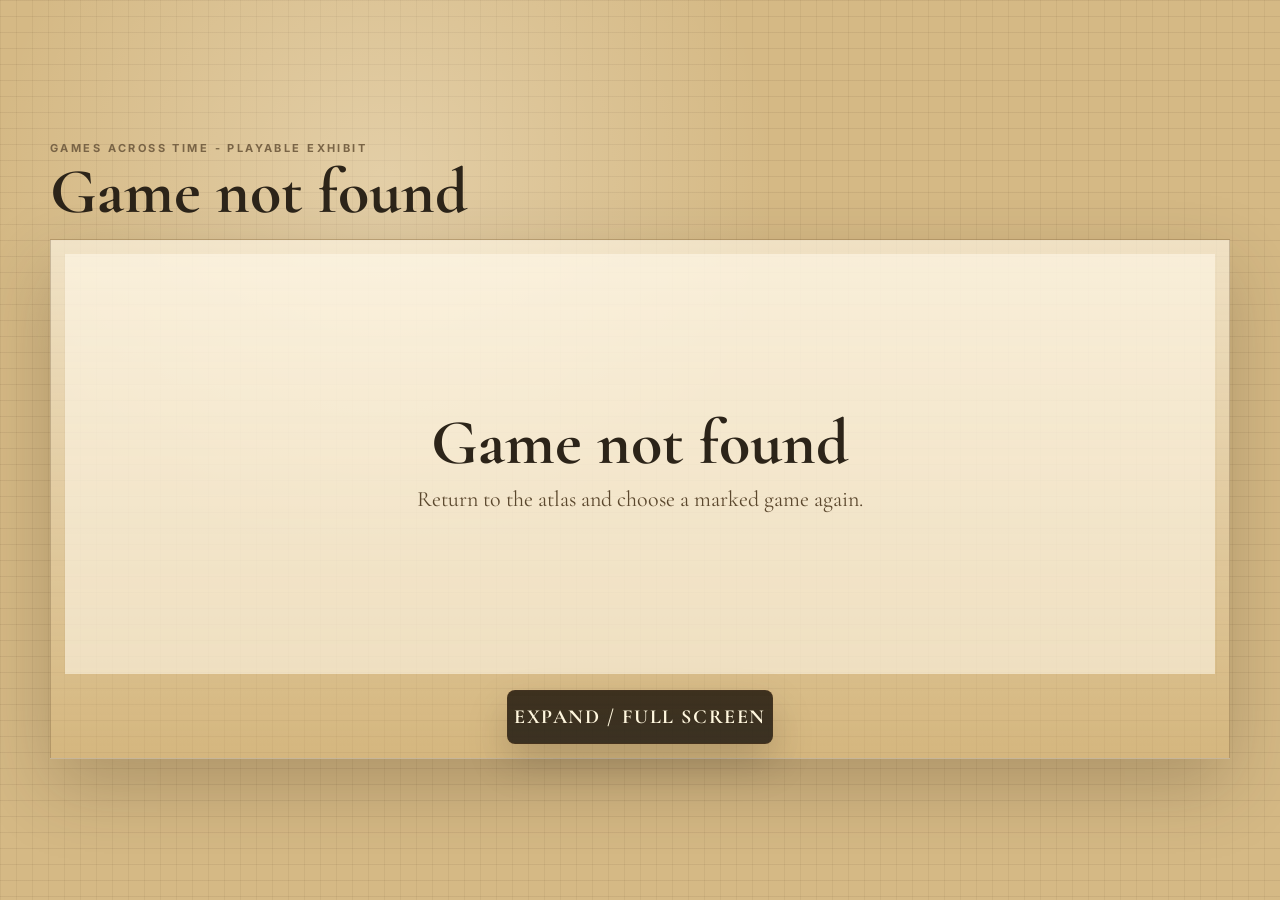
<file: Game/games-across-time-draft/game-view.html>
<!doctype html>
<html lang="en">
<head>
  <meta charset="utf-8" />
  <meta name="viewport" content="width=device-width,initial-scale=1" />
  <meta name="theme-color" content="#2d251a" />
  <title>Games Across Time - Game View</title>
  <link rel="preconnect" href="https://fonts.googleapis.com">
  <link rel="preconnect" href="https://fonts.gstatic.com" crossorigin>
  <link href="https://fonts.googleapis.com/css2?family=Cormorant+Garamond:wght@500;600;700&family=Inter:wght@400;500;600;700&display=swap" rel="stylesheet">
  <style>
    :root {
      --paper:#d5b985;
      --paper-light:#f7e3bc;
      --ink:#2c2419;
      --muted:#796446;
      --line:rgba(84,58,31,.26);
      --brown:#8b6331;
      --dark:#22190f;
    }
    * { box-sizing:border-box; }
    html, body { margin:0; min-height:100%; }
    body {
      min-height:100vh;
      display:grid;
      place-items:center;
      padding:32px;
      color:var(--ink);
      font-family:Inter, system-ui, -apple-system, BlinkMacSystemFont, "Segoe UI", sans-serif;
      background:
        radial-gradient(circle at 30% 20%, rgba(255,248,232,.34), transparent 34%),
        linear-gradient(rgba(70,48,22,.08) 1px, transparent 1px),
        linear-gradient(90deg, rgba(70,48,22,.06) 1px, transparent 1px),
        var(--paper);
      background-size:auto, 16px 16px, 16px 16px, auto;
    }
    body::before {
      content:"";
      position:fixed;
      inset:0;
      pointer-events:none;
      background-image:radial-gradient(rgba(45,35,20,.22) .7px, transparent .7px);
      background-size:10px 10px;
      opacity:.38;
      mix-blend-mode:multiply;
    }
    .game-view {
      position:relative;
      z-index:1;
      width:min(1180px, 100%);
      display:grid;
      gap:18px;
    }
    .game-top {
      display:flex;
      align-items:end;
      justify-content:space-between;
      gap:20px;
    }
    .kicker {
      margin:0 0 8px;
      color:var(--muted);
      font-size:11px;
      font-weight:700;
      letter-spacing:.22em;
      text-transform:uppercase;
    }
    h1 {
      margin:0;
      color:var(--ink);
      font-family:"Cormorant Garamond", Georgia, serif;
      font-size:clamp(42px, 5vw, 72px);
      line-height:.92;
      font-weight:700;
    }
    .game-country {
      margin:0;
      color:#6c5432;
      font-family:"Cormorant Garamond", Georgia, serif;
      font-size:24px;
    }
    .game-panel {
      border:1px solid var(--line);
      background:linear-gradient(180deg, rgba(255,248,232,.64), rgba(212,178,116,.38));
      box-shadow:0 28px 70px rgba(46,32,16,.24);
      padding:14px;
    }
    .game-frame-wrap {
      width:100%;
      aspect-ratio:16 / 10;
      min-height:520px;
      background:#0e0b08;
      border:1px solid rgba(46,32,16,.5);
      overflow:hidden;
    }
    iframe {
      display:block;
      width:100%;
      height:100%;
      border:0;
      background:#0e0b08;
    }
    .game-actions {
      display:flex;
      justify-content:center;
      gap:14px;
      flex-wrap:wrap;
      margin-top:16px;
    }
    button {
      min-width:220px;
      min-height:54px;
      border:1px solid rgba(83,58,31,.34);
      border-radius:8px;
      background:linear-gradient(180deg, rgba(48,37,22,.92), rgba(33,27,19,.86));
      color:#fff7de;
      cursor:pointer;
      font-family:"Cormorant Garamond", Georgia, serif;
      font-size:20px;
      font-weight:700;
      letter-spacing:.08em;
      text-transform:uppercase;
      box-shadow:0 18px 42px rgba(0,0,0,.18);
    }
    button:hover { filter:brightness(1.08); }
    .fallback {
      min-height:420px;
      display:grid;
      place-items:center;
      padding:28px;
      text-align:center;
      background:rgba(255,248,232,.58);
    }
    .fallback p {
      max-width:520px;
      margin:12px auto 0;
      color:#5a472d;
      font-family:"Cormorant Garamond", Georgia, serif;
      font-size:22px;
      line-height:1.35;
    }
    @media (max-width:760px) {
      body { padding:16px; }
      .game-top { display:grid; }
      .game-frame-wrap { min-height:420px; aspect-ratio:3 / 4; }
      button { width:100%; min-width:0; }
    }
  </style>
</head>
<body>
  <main class="game-view">
    <header class="game-top">
      <div>
        <p class="kicker">Games Across Time - playable exhibit</p>
        <h1 id="gameTitle">Loading game</h1>
      </div>
      <p class="game-country" id="gameCountry"></p>
    </header>

    <section class="game-panel" id="gamePanel" aria-label="Game container">
      <div class="game-frame-wrap" id="gameFrameWrap">
        <iframe id="gameFrame" title="Playable cultural game" allow="camera; microphone"></iframe>
      </div>
      <div class="game-actions">
        <button type="button" id="expandGame">Expand / Full Screen</button>
      </div>
    </section>
  </main>

  <script>
    const games = {
      unitedKingdom: { title: 'Jacks / Fivestones', country: 'United Kingdom', src: '../rock-toss/index.html' },
      greece: { title: 'Agalmata', country: 'Greece', src: '../agalmata/index.html' },
      japan: { title: 'Fukuwarai', country: 'Japan', src: '../fukuwarai/index.html' },
      southKorea: { title: 'Jegichagi', country: 'South Korea', src: '../jegichagi/index.html' }
    };

    const params = new URLSearchParams(location.search);
    const countryKey = params.get('country') || '';
    const game = games[countryKey];
    const frame = document.getElementById('gameFrame');
    const frameWrap = document.getElementById('gameFrameWrap');
    let directGameUrl = '';

    function returnToMap() {
      location.href = 'index.html#worldmap';
    }

    function finishGame() {
      if (!game) {
        returnToMap();
        return;
      }
      location.href = `index.html?complete=${encodeURIComponent(countryKey)}`;
    }

    if (!game) {
      document.getElementById('gameTitle').textContent = 'Game not found';
      frameWrap.className = 'fallback';
      frameWrap.innerHTML = '<div><h1>Game not found</h1><p>Return to the atlas and choose a marked game again.</p></div>';
    } else {
      document.getElementById('gameTitle').textContent = game.title;
      document.getElementById('gameCountry').textContent = game.country;
      const src = new URL(game.src, location.href);
      src.searchParams.set('embedded', '1');
      src.searchParams.set('from', countryKey);
      directGameUrl = src.href;
      frame.src = directGameUrl;
    }

    document.getElementById('expandGame').addEventListener('click', () => {
      if (directGameUrl) location.href = directGameUrl;
    });

    addEventListener('message', event => {
      const data = event.data || {};
      if (data.type === 'gat:exit-game') returnToMap();
      if (data.type === 'gat:finish-game') finishGame();
    });
  </script>
</body>
</html>
</file>
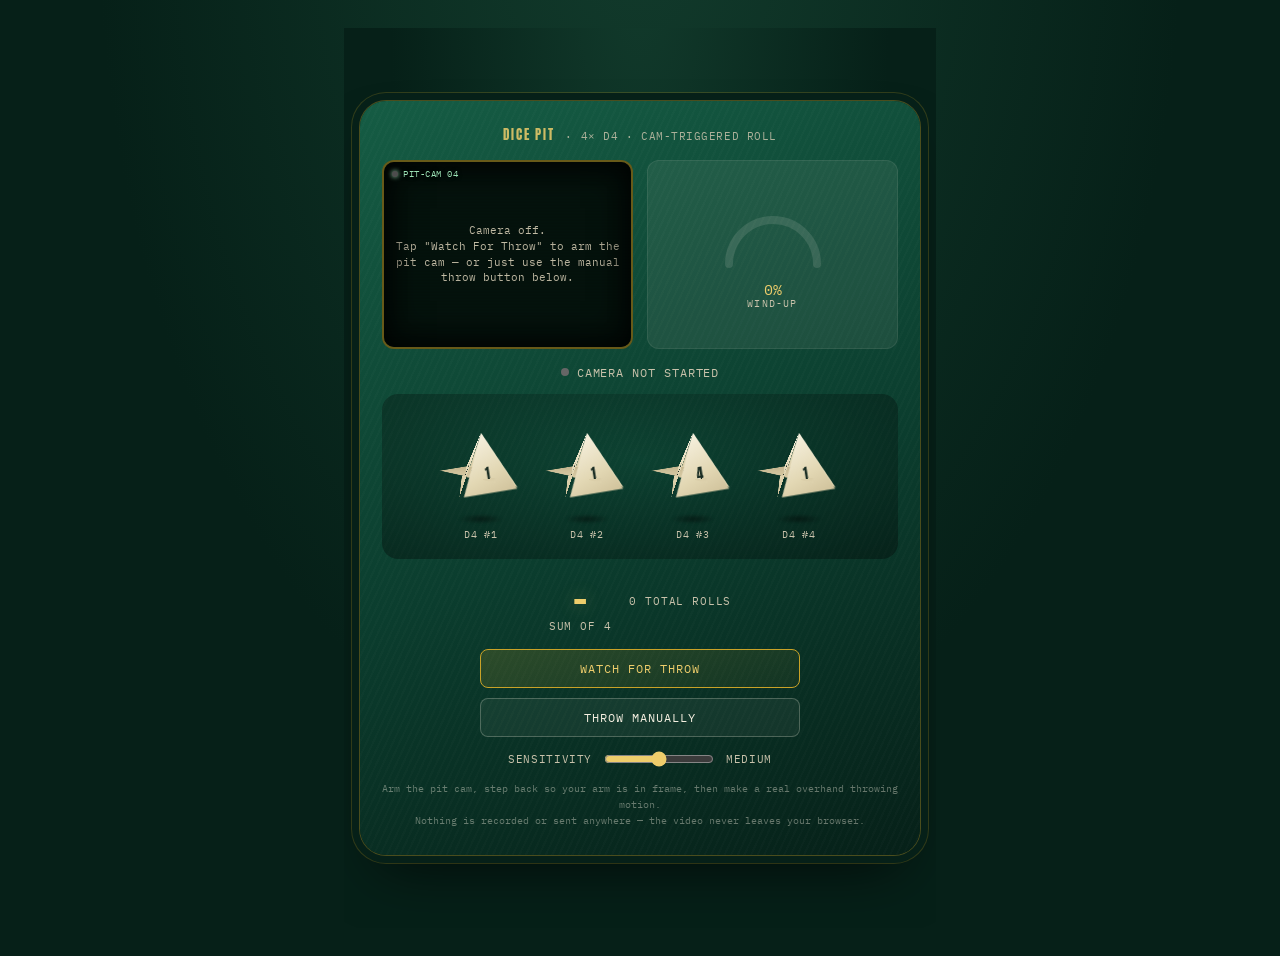
<file: Game/games-across-time-draft/game1.html>
<!doctype html>
<html lang="en">
  <head>
    <meta charset="UTF-8" />
    <meta name="viewport" content="width=device-width, initial-scale=1.0" />
    <title>Dice Pit — Throw To Roll (4× d4)</title>
    <link rel="preconnect" href="https://fonts.googleapis.com" />
    <link rel="preconnect" href="https://fonts.gstatic.com" crossorigin />
    <link
      href="https://fonts.googleapis.com/css2?family=Anton&family=IBM+Plex+Mono:wght@400;500;600&family=Inter:wght@400;500;600;700&display=swap"
      rel="stylesheet"
    />
    <style>
      :root {
        --felt-dark: #062018;
        --felt: #0b3d2e;
        --felt-light: #155c44;
        --chalk: #f4efe0;
        --chalk-dim: #c9c2ab;
        --brass: #c9a227;
        --brass-bright: #eecd6b;
        --red: #a8342f;
        --shadow: #02110c;
        --glass: rgba(244, 239, 224, 0.07);
        --die-size: 62px;
        --dur: 1000ms;
      }

      @media (prefers-reduced-motion: reduce) {
        :root {
          --dur: 450ms;
        }
      }

      * {
        box-sizing: border-box;
      }

      html,
      body {
        margin: 0;
        min-height: 100vh;
        background:
          radial-gradient(ellipse at 50% -10%, #123b2c 0%, transparent 60%),
          var(--felt-dark);
        color: var(--chalk);
        font-family: "Inter", sans-serif;
        display: flex;
        align-items: center;
        justify-content: center;
        padding: 28px 16px;
        overflow-x: hidden;
      }

      .table {
        position: relative;
        width: 100%;
        max-width: 560px;
        background:
          repeating-linear-gradient(
            115deg,
            rgba(255, 255, 255, 0.015) 0 2px,
            transparent 2px 6px
          ),
          linear-gradient(
            160deg,
            var(--felt-light),
            var(--felt) 55%,
            var(--felt-dark)
          );
        border-radius: 26px;
        padding: 22px 22px 26px;
        box-shadow:
          0 0 0 1px rgba(201, 162, 39, 0.35),
          0 0 0 8px var(--felt-dark),
          0 0 0 9px rgba(201, 162, 39, 0.22),
          0 30px 60px -20px rgba(0, 0, 0, 0.7);
      }

      .rail-label {
        text-align: center;
        font-family: "Anton", sans-serif;
        letter-spacing: 0.14em;
        font-size: 13px;
        color: var(--brass-bright);
        text-transform: uppercase;
        margin: 2px 0 16px;
        opacity: 0.85;
      }
      .rail-label span {
        color: var(--chalk-dim);
        font-family: "IBM Plex Mono", monospace;
        letter-spacing: 0.05em;
        font-size: 11px;
        margin-left: 6px;
      }

      /* ---- top row: viewfinder + gauge ---- */
      .top-row {
        display: grid;
        grid-template-columns: 1fr 1fr;
        gap: 14px;
        margin-bottom: 16px;
      }

      .viewfinder {
        position: relative;
        aspect-ratio: 4 / 3;
        border-radius: 12px;
        overflow: hidden;
        background: #04120c;
        border: 2px solid rgba(201, 162, 39, 0.5);
        box-shadow: inset 0 0 20px rgba(0, 0, 0, 0.6);
      }
      .viewfinder video {
        width: 100%;
        height: 100%;
        object-fit: cover;
        transform: scaleX(-1);
        filter: saturate(0.85) contrast(1.05) brightness(0.95);
        display: block;
      }
      .viewfinder .scan {
        position: absolute;
        inset: 0;
        background: repeating-linear-gradient(
          to bottom,
          rgba(0, 0, 0, 0) 0px,
          rgba(0, 0, 0, 0.12) 1px,
          rgba(0, 0, 0, 0) 3px
        );
        mix-blend-mode: multiply;
        pointer-events: none;
        animation: scanmove 6s linear infinite;
      }
      @media (prefers-reduced-motion: reduce) {
        .viewfinder .scan {
          animation: none;
        }
      }
      @keyframes scanmove {
        from {
          background-position-y: 0;
        }
        to {
          background-position-y: 200px;
        }
      }

      .viewfinder .vignette {
        position: absolute;
        inset: 0;
        box-shadow: inset 0 0 30px 10px rgba(0, 0, 0, 0.65);
        pointer-events: none;
      }
      .viewfinder .cam-tag {
        position: absolute;
        top: 6px;
        left: 8px;
        font-family: "IBM Plex Mono", monospace;
        font-size: 9px;
        letter-spacing: 0.06em;
        color: #9be3b5;
        text-shadow: 0 0 4px rgba(0, 0, 0, 0.8);
        display: flex;
        align-items: center;
        gap: 5px;
      }
      .cam-tag .dot {
        width: 6px;
        height: 6px;
        border-radius: 50%;
        background: #4d4d4d;
        box-shadow: 0 0 5px currentColor;
      }
      .cam-tag .dot.live {
        background: #e14b4b;
        color: #e14b4b;
        animation: blink 1.4s ease-in-out infinite;
      }
      @keyframes blink {
        0%,
        100% {
          opacity: 1;
        }
        50% {
          opacity: 0.35;
        }
      }

      .viewfinder .placeholder {
        position: absolute;
        inset: 0;
        display: flex;
        align-items: center;
        justify-content: center;
        text-align: center;
        padding: 10px;
        font-family: "IBM Plex Mono", monospace;
        font-size: 10.5px;
        line-height: 1.5;
        color: var(--chalk-dim);
      }

      /* ---- gauge ---- */
      .gauge-wrap {
        display: flex;
        flex-direction: column;
        align-items: center;
        justify-content: center;
        gap: 4px;
        border-radius: 12px;
        background: var(--glass);
        border: 1px solid rgba(244, 239, 224, 0.08);
      }
      .gauge-wrap svg {
        width: 108px;
        height: 78px;
        overflow: visible;
      }
      .gauge-track {
        fill: none;
        stroke: rgba(244, 239, 224, 0.12);
        stroke-width: 8;
        stroke-linecap: round;
      }
      .gauge-fill {
        fill: none;
        stroke: var(--brass-bright);
        stroke-width: 8;
        stroke-linecap: round;
        filter: drop-shadow(0 0 4px rgba(238, 205, 107, 0.6));
        transition: stroke-dashoffset 90ms linear;
      }
      .gauge-label {
        font-family: "IBM Plex Mono", monospace;
        font-size: 10px;
        letter-spacing: 0.12em;
        color: var(--chalk-dim);
        text-transform: uppercase;
        margin-top: -6px;
      }
      .gauge-pct {
        font-family: "IBM Plex Mono", monospace;
        font-size: 15px;
        color: var(--brass-bright);
        margin-top: -2px;
      }

      /* ---- status bar ---- */
      .status-bar {
        display: flex;
        align-items: center;
        justify-content: center;
        gap: 8px;
        font-family: "IBM Plex Mono", monospace;
        font-size: 11.5px;
        letter-spacing: 0.08em;
        text-transform: uppercase;
        color: var(--chalk-dim);
        margin-bottom: 14px;
      }
      .status-bar .pulse {
        width: 8px;
        height: 8px;
        border-radius: 50%;
        background: #666;
        transition:
          background 200ms,
          box-shadow 200ms;
      }
      .status-bar .pulse.armed {
        background: #3fd18a;
        box-shadow: 0 0 8px #3fd18a;
      }
      .status-bar .pulse.throwing {
        background: var(--brass-bright);
        box-shadow: 0 0 10px var(--brass-bright);
      }
      .status-bar .pulse.cooldown {
        background: #c9622a;
        box-shadow: 0 0 8px #c9622a;
      }

      /* ---- felt / dice stage ---- */
      .felt {
        position: relative;
        border-radius: 16px;
        background: radial-gradient(
          ellipse at 50% 40%,
          rgba(0, 0, 0, 0) 0%,
          rgba(0, 0, 0, 0.35) 100%
        );
        padding: 22px 8px 18px;
        margin-bottom: 14px;
      }

      .dice-row {
        display: flex;
        justify-content: center;
        gap: 22px;
        flex-wrap: nowrap;
      }

      .die-unit {
        display: flex;
        flex-direction: column;
        align-items: center;
      }

      .die-scene {
        perspective: 500px;
        display: flex;
        align-items: center;
        justify-content: center;
        height: 96px;
        width: 84px;
      }
      .die-float {
        animation: bob 3.2s ease-in-out infinite;
      }
      .die-float.d2 {
        animation-delay: -0.4s;
      }
      .die-float.d3 {
        animation-delay: -1.1s;
      }
      .die-float.d4 {
        animation-delay: -1.8s;
      }
      @media (prefers-reduced-motion: reduce) {
        .die-float {
          animation: none;
        }
      }
      .die-float.is-throwing {
        animation-play-state: paused;
      }
      @keyframes bob {
        0%,
        100% {
          transform: translateY(0) rotate(0deg);
        }
        50% {
          transform: translateY(-5px) rotate(1.5deg);
        }
      }

      /* ---- tetrahedron (d4) built from 4 clipped triangles ---- */
      .tetra {
        position: relative;
        width: var(--die-size);
        height: var(--die-size);
        transform-style: preserve-3d;
        transition: transform var(--dur) cubic-bezier(0.2, 0.66, 0.18, 1);
        transform: rotateX(-18deg) rotateY(28deg);
      }
      .tetra .tri {
        position: absolute;
        top: 0;
        left: 0;
        width: var(--die-size);
        height: var(--die-size);
        clip-path: polygon(50% 0%, 100% 100%, 0% 100%);
        background: linear-gradient(160deg, #fbf7ea, #e2d7b3 65%, #cfc19a);
        border: none;
        box-shadow: inset 0 0 0 999px rgba(0, 0, 0, 0);
        display: flex;
        align-items: flex-end;
        justify-content: center;
        padding-bottom: 14%;
      }
      .tetra .tri .num {
        font-family: "Anton", sans-serif;
        font-size: calc(var(--die-size) * 0.24);
        color: #1b2e24;
        text-shadow: 0 1px 0 rgba(255, 255, 255, 0.3);
      }
      .tetra .tri.face-a {
        transform: rotateX(19.47deg) translateZ(11px) scale(0.98);
      }
      .tetra .tri.face-b {
        transform: rotateY(120deg) rotateX(19.47deg) translateZ(11px)
          scale(0.98);
      }
      .tetra .tri.face-c {
        transform: rotateY(240deg) rotateX(19.47deg) translateZ(11px)
          scale(0.98);
      }
      .tetra .tri.face-d {
        transform: rotateX(-90deg) translateZ(11px) scale(0.98);
        background: linear-gradient(160deg, #e2d7b3, #cfc19a 65%, #b9ac86);
      }

      .die-shadow {
        width: 46px;
        height: 10px;
        margin: 2px auto 0;
        background: radial-gradient(
          ellipse,
          rgba(0, 0, 0, 0.45),
          transparent 70%
        );
        filter: blur(1px);
      }

      .die-result {
        font-family: "IBM Plex Mono", monospace;
        font-size: 10px;
        color: var(--chalk-dim);
        text-transform: uppercase;
        letter-spacing: 0.08em;
        margin-top: 4px;
      }

      /* ---- result readout ---- */
      .result-row {
        display: flex;
        align-items: center;
        justify-content: center;
        gap: 18px;
        margin-bottom: 16px;
        flex-wrap: wrap;
      }
      .result-total {
        display: flex;
        flex-direction: column;
        align-items: center;
      }
      .result-number {
        font-family: "Anton", sans-serif;
        font-size: 46px;
        line-height: 1;
        color: var(--brass-bright);
        text-shadow: 0 0 18px rgba(238, 205, 107, 0.35);
        min-width: 60px;
        text-align: center;
      }
      .result-meta {
        font-family: "IBM Plex Mono", monospace;
        font-size: 10.5px;
        color: var(--chalk-dim);
        text-transform: uppercase;
        letter-spacing: 0.08em;
      }
      .history {
        display: flex;
        gap: 6px;
        flex-wrap: wrap;
        justify-content: center;
        margin-top: 4px;
        max-width: 220px;
      }
      .history .chip {
        min-width: 22px;
        height: 20px;
        padding: 0 4px;
        border-radius: 5px;
        background: rgba(244, 239, 224, 0.08);
        border: 1px solid rgba(244, 239, 224, 0.15);
        display: flex;
        align-items: center;
        justify-content: center;
        font-family: "IBM Plex Mono", monospace;
        font-size: 10px;
        color: var(--chalk-dim);
      }

      /* ---- controls ---- */
      .controls {
        display: flex;
        flex-direction: column;
        gap: 10px;
        align-items: center;
      }
      .btn {
        font-family: "IBM Plex Mono", monospace;
        font-size: 12px;
        letter-spacing: 0.08em;
        text-transform: uppercase;
        padding: 11px 20px;
        border-radius: 8px;
        border: 1px solid var(--brass);
        background: linear-gradient(
          160deg,
          rgba(201, 162, 39, 0.18),
          rgba(201, 162, 39, 0.05)
        );
        color: var(--brass-bright);
        cursor: pointer;
        width: 100%;
        max-width: 320px;
        transition:
          transform 120ms ease,
          background 150ms ease,
          box-shadow 150ms ease;
      }
      .btn:hover {
        background: linear-gradient(
          160deg,
          rgba(201, 162, 39, 0.3),
          rgba(201, 162, 39, 0.1)
        );
      }
      .btn:active {
        transform: scale(0.97);
      }
      .btn:focus-visible {
        outline: 2px solid var(--brass-bright);
        outline-offset: 2px;
      }
      .btn.secondary {
        border-color: rgba(244, 239, 224, 0.25);
        color: var(--chalk);
        background: rgba(244, 239, 224, 0.05);
      }
      .btn.secondary:hover {
        background: rgba(244, 239, 224, 0.1);
      }
      .btn:disabled {
        opacity: 0.4;
        cursor: not-allowed;
        transform: none;
      }

      .sensitivity {
        display: flex;
        align-items: center;
        gap: 10px;
        font-family: "IBM Plex Mono", monospace;
        font-size: 10.5px;
        color: var(--chalk-dim);
        text-transform: uppercase;
        letter-spacing: 0.06em;
        margin-top: 2px;
      }
      .sensitivity input[type="range"] {
        width: 110px;
        accent-color: var(--brass-bright);
      }

      .hint {
        text-align: center;
        font-family: "IBM Plex Mono", monospace;
        font-size: 10px;
        color: rgba(244, 239, 224, 0.4);
        margin-top: 12px;
        line-height: 1.6;
      }

      @media (max-width: 420px) {
        .dice-row {
          gap: 8px;
        }
        .die-scene {
          width: 68px;
          height: 80px;
        }
        :root {
          --die-size: 50px;
        }
        .result-number {
          font-size: 38px;
        }
        .top-row {
          gap: 10px;
        }
      }
    </style>
  </head>
  <body>
    <div class="table">
      <div class="rail-label">
        DICE PIT <span>· 4× D4 · CAM-TRIGGERED ROLL</span>
      </div>

      <div class="top-row">
        <div class="viewfinder" id="viewfinder">
          <video id="video" autoplay playsinline muted></video>
          <div class="placeholder" id="placeholder">
            Camera off.<br />Tap "Watch For Throw" to arm the pit cam — or just
            use the manual throw button below.
          </div>
          <div class="scan"></div>
          <div class="vignette"></div>
          <div class="cam-tag">
            <span class="dot" id="camDot"></span> PIT-CAM 04
          </div>
        </div>

        <div class="gauge-wrap">
          <svg viewBox="0 0 108 62">
            <path class="gauge-track" d="M 10 56 A 44 44 0 0 1 98 56" />
            <path
              class="gauge-fill"
              id="gaugeFill"
              d="M 10 56 A 44 44 0 0 1 98 56"
              pathLength="100"
              stroke-dasharray="100"
              stroke-dashoffset="100"
            />
          </svg>
          <div class="gauge-pct" id="gaugePct">0%</div>
          <div class="gauge-label">Wind-up</div>
        </div>
      </div>

      <div class="status-bar">
        <span class="pulse" id="statusPulse"></span>
        <span id="statusText">Camera not started</span>
      </div>

      <div class="felt">
        <div class="dice-row" id="diceRow">
          <!-- 4 die units injected by JS -->
        </div>
      </div>

      <div class="result-row">
        <div class="result-total">
          <div class="result-number" id="resultNumber">–</div>
          <div class="result-meta">Sum of 4</div>
        </div>
        <div>
          <div class="result-meta" id="rollCount">0 total rolls</div>
          <div class="history" id="history"></div>
        </div>
      </div>

      <div class="controls" style="margin-top: 4px">
        <button class="btn" id="startCamBtn">Watch For Throw</button>
        <button class="btn secondary" id="manualBtn">Throw Manually</button>
        <div class="sensitivity">
          <label for="sens">Sensitivity</label>
          <input type="range" id="sens" min="1" max="3" step="1" value="2" />
          <span id="sensLabel">Medium</span>
        </div>
      </div>

      <div class="hint">
        Arm the pit cam, step back so your arm is in frame, then make a real
        overhand throwing motion.<br />
        Nothing is recorded or sent anywhere — the video never leaves your
        browser.
      </div>
    </div>

    <canvas
      id="procCanvas"
      width="48"
      height="36"
      style="display: none"
    ></canvas>

    <script>
      (function () {
        "use strict";

        // ==================================================================
        //  DICE SETUP — 4 tetrahedra (d4), each with faces 1-4
        // ==================================================================
        var NUM_DICE = 4;
        var diceRow = document.getElementById("diceRow");
        var dice = []; // { tetraEl, floatEl, resultEl, rot:{x,y,z}, value }

        function buildDieMarkup(index) {
          var wrap = document.createElement("div");
          wrap.className = "die-unit";
          wrap.innerHTML =
            '<div class="die-scene">' +
            '<div class="die-float d' +
            (index + 1) +
            '" id="dieFloat' +
            index +
            '">' +
            '<div class="tetra" id="tetra' +
            index +
            '">' +
            '<div class="tri face-a"><span class="num"></span></div>' +
            '<div class="tri face-b"><span class="num"></span></div>' +
            '<div class="tri face-c"><span class="num"></span></div>' +
            '<div class="tri face-d"><span class="num"></span></div>' +
            "</div>" +
            "</div>" +
            "</div>" +
            '<div class="die-shadow"></div>' +
            '<div class="die-result" id="dieResult' +
            index +
            '">d4 #' +
            (index + 1) +
            "</div>";
          return wrap;
        }

        // Each tetrahedron face, when rotated to point at the viewer, shows one number.
        // face-a: rotateX(19.47) -> to show it: cube rotation (-19.47, 0)
        // face-b: rotateY(120) rotateX(19.47) -> to show it: (-19.47, -120)
        // face-c: rotateY(240) rotateX(19.47) -> to show it: (-19.47, -240)
        // face-d: rotateX(-90) (bottom) -> to show it: (90, 0)
        var FACE_ROTATION = [
          { x: -19.47, y: 0 },
          { x: -19.47, y: -120 },
          { x: -19.47, y: -240 },
          { x: 90, y: 0 },
        ];

        function nextAngle(current, targetMod, extraSpins) {
          targetMod = ((targetMod % 360) + 360) % 360;
          var currentMod = ((current % 360) + 360) % 360;
          var delta = targetMod - currentMod;
          if (delta < 0) delta += 360;
          return current + delta + 360 * extraSpins;
        }

        for (var i = 0; i < NUM_DICE; i++) {
          diceRow.appendChild(buildDieMarkup(i));
        }

        var faceOrder = ["face-a", "face-b", "face-c", "face-d"];

        for (var d = 0; d < NUM_DICE; d++) {
          var tetraEl = document.getElementById("tetra" + d);
          // Randomize which of the 4 numbers sits on which physical face, per die,
          // so the four dice don't look identical.
          var shuffled = [1, 2, 3, 4].sort(function () {
            return Math.random() - 0.5;
          });
          var numToFaceIdx = {}; // number -> face index (0..3)
          faceOrder.forEach(function (faceClass, idx) {
            var el = tetraEl.querySelector("." + faceClass + " .num");
            el.textContent = shuffled[idx];
            numToFaceIdx[shuffled[idx]] = idx;
          });

          dice.push({
            tetraEl: tetraEl,
            floatEl: document.getElementById("dieFloat" + d),
            resultEl: document.getElementById("dieResult" + d),
            rotX: -18,
            rotY: 28,
            numToFaceIdx: numToFaceIdx,
            value: null,
          });
        }

        // ==================================================================
        //  ROLLING
        // ==================================================================
        var resultNumberEl = document.getElementById("resultNumber");
        var rollCountEl = document.getElementById("rollCount");
        var historyEl = document.getElementById("history");
        var rollHistory = [];
        var totalRolls = 0;

        function rollDice() {
          if (appState.throwing) return;
          setState("throwing");

          var durMs =
            parseFloat(
              getComputedStyle(document.documentElement).getPropertyValue(
                "--dur",
              ),
            ) || 1000;
          var results = [];

          dice.forEach(function (die, idx) {
            die.floatEl.classList.add("is-throwing");
            var result = 1 + Math.floor(Math.random() * 4);
            results.push(result);

            var faceIdx = die.numToFaceIdx[result];
            var target = FACE_ROTATION[faceIdx];
            var spinsX = 2 + Math.floor(Math.random() * 3);
            var spinsY = 2 + Math.floor(Math.random() * 3);

            die.rotX = nextAngle(die.rotX, target.x, spinsX);
            die.rotY = nextAngle(die.rotY, target.y, spinsY);

            // slight stagger so the four dice don't move in perfect unison
            var delayMs = idx * 60;
            window.setTimeout(function () {
              die.tetraEl.style.transform =
                "rotateX(" + die.rotX + "deg) rotateY(" + die.rotY + "deg)";
            }, delayMs);

            window.setTimeout(
              function () {
                die.floatEl.classList.remove("is-throwing");
                die.value = result;
                die.resultEl.textContent = "rolled " + result;
              },
              durMs + delayMs + 40,
            );
          });

          var maxDelay = (NUM_DICE - 1) * 60;
          window.setTimeout(
            function () {
              var sum = results.reduce(function (a, b) {
                return a + b;
              }, 0);
              resultNumberEl.textContent = sum;
              totalRolls++;
              rollHistory.unshift(results.join("+") + "=" + sum);
              if (rollHistory.length > 8) rollHistory.pop();
              rollCountEl.textContent = totalRolls + " total rolls";
              renderHistory();
              enterCooldown();
            },
            durMs + maxDelay + 60,
          );
        }

        function renderHistory() {
          historyEl.innerHTML = "";
          rollHistory.forEach(function (label) {
            var chip = document.createElement("div");
            chip.className = "chip";
            chip.textContent = label;
            historyEl.appendChild(chip);
          });
        }

        // ==================================================================
        //  STATE MACHINE
        // ==================================================================
        var appState = {
          camera: false,
          armed: false,
          throwing: false,
          cooling: false,
        };
        var statusText = document.getElementById("statusText");
        var statusPulse = document.getElementById("statusPulse");
        var camDot = document.getElementById("camDot");

        function setState(mode) {
          statusPulse.className = "pulse";
          appState.throwing = mode === "throwing";
          appState.cooling = mode === "cooldown";
          appState.armed = mode === "armed";

          if (mode === "armed") {
            statusPulse.classList.add("armed");
            statusText.textContent = "Armed — go for a throwing motion";
          } else if (mode === "throwing") {
            statusPulse.classList.add("throwing");
            statusText.textContent = "Throw detected!";
          } else if (mode === "cooldown") {
            statusPulse.classList.add("cooldown");
            statusText.textContent = "Resetting…";
          } else if (mode === "off") {
            statusText.textContent = "Camera not started";
          }
        }

        function enterCooldown() {
          setState("cooldown");
          window.setTimeout(function () {
            if (appState.camera) setState("armed");
            else setState("off");
          }, 900);
        }

        // ==================================================================
        //  CAMERA + MOTION DETECTION
        // ==================================================================
        var video = document.getElementById("video");
        var placeholder = document.getElementById("placeholder");
        var procCanvas = document.getElementById("procCanvas");
        var ctx = procCanvas.getContext("2d", { willReadFrequently: true });
        var W = procCanvas.width,
          H = procCanvas.height;
        var prevFrame = null;
        var energyHistory = [];
        var HIST_LEN = 14;
        var smoothed = 0;
        var EMA_ALPHA = 0.35;

        var SENSITIVITY_PRESETS = {
          1: { threshold: 0.075, spike: 0.045, label: "Low" },
          2: { threshold: 0.05, spike: 0.03, label: "Medium" },
          3: { threshold: 0.032, spike: 0.018, label: "High" },
        };
        var sensSlider = document.getElementById("sens");
        var sensLabel = document.getElementById("sensLabel");
        var currentSens = SENSITIVITY_PRESETS[sensSlider.value];
        sensSlider.addEventListener("input", function () {
          currentSens = SENSITIVITY_PRESETS[sensSlider.value];
          sensLabel.textContent = currentSens.label;
        });

        var gaugeFill = document.getElementById("gaugeFill");
        var gaugePct = document.getElementById("gaugePct");
        var GAUGE_GAIN = 9;

        function updateGauge(v) {
          var pct = Math.max(0, Math.min(1, v));
          gaugeFill.setAttribute(
            "stroke-dashoffset",
            (100 - pct * 100).toFixed(1),
          );
          gaugePct.textContent = Math.round(pct * 100) + "%";
        }

        function computeEnergy() {
          ctx.drawImage(video, 0, 0, W, H);
          var frame = ctx.getImageData(0, 0, W, H).data;
          if (!prevFrame) {
            prevFrame = frame;
            return 0;
          }
          var sum = 0;
          var n = W * H;
          for (var i = 0; i < frame.length; i += 4) {
            var gA = (frame[i] + frame[i + 1] + frame[i + 2]) / 3;
            var gB = (prevFrame[i] + prevFrame[i + 1] + prevFrame[i + 2]) / 3;
            sum += Math.abs(gA - gB);
          }
          prevFrame = frame;
          return sum / (n * 255);
        }

        var rafId = null;
        function loop() {
          rafId = requestAnimationFrame(loop);
          if (video.readyState < 2) return;

          var raw = computeEnergy();
          smoothed = smoothed + EMA_ALPHA * (raw - smoothed);
          updateGauge(smoothed * GAUGE_GAIN);

          energyHistory.push(raw);
          if (energyHistory.length > HIST_LEN) energyHistory.shift();

          if (appState.armed && !appState.throwing && !appState.cooling) {
            var baselineSlice = energyHistory.slice(
              0,
              Math.max(1, energyHistory.length - 3),
            );
            var baseline = baselineSlice.length
              ? Math.min.apply(null, baselineSlice)
              : raw;
            var spike = raw - baseline;

            if (raw > currentSens.threshold && spike > currentSens.spike) {
              rollDice();
            }
          }
        }

        var startCamBtn = document.getElementById("startCamBtn");
        var manualBtn = document.getElementById("manualBtn");

        startCamBtn.addEventListener("click", function () {
          if (appState.camera) {
            return;
          }
          startCamBtn.disabled = true;
          startCamBtn.textContent = "Requesting camera…";

          navigator.mediaDevices
            .getUserMedia({ video: { facingMode: "user" }, audio: false })
            .then(function (stream) {
              video.srcObject = stream;
              placeholder.style.display = "none";
              camDot.classList.add("live");
              appState.camera = true;
              startCamBtn.textContent = "Camera Active";
              setState("armed");
              loop();
            })
            .catch(function (err) {
              startCamBtn.disabled = false;
              startCamBtn.textContent = "Watch For Throw";
              placeholder.textContent =
                "Couldn't access the camera (" +
                (err && err.message ? err.message : "permission denied") +
                "). You can still use the manual throw button below.";
            });
        });

        manualBtn.addEventListener("click", rollDice);

        window.addEventListener("keydown", function (e) {
          if (e.code === "Space" || e.code === "Enter") {
            var tag = document.activeElement.tagName;
            if (tag === "BUTTON" || tag === "INPUT") return;
            e.preventDefault();
            rollDice();
          }
        });

        setState("off");
      })();
    </script>
  </body>
</html>
</file>
